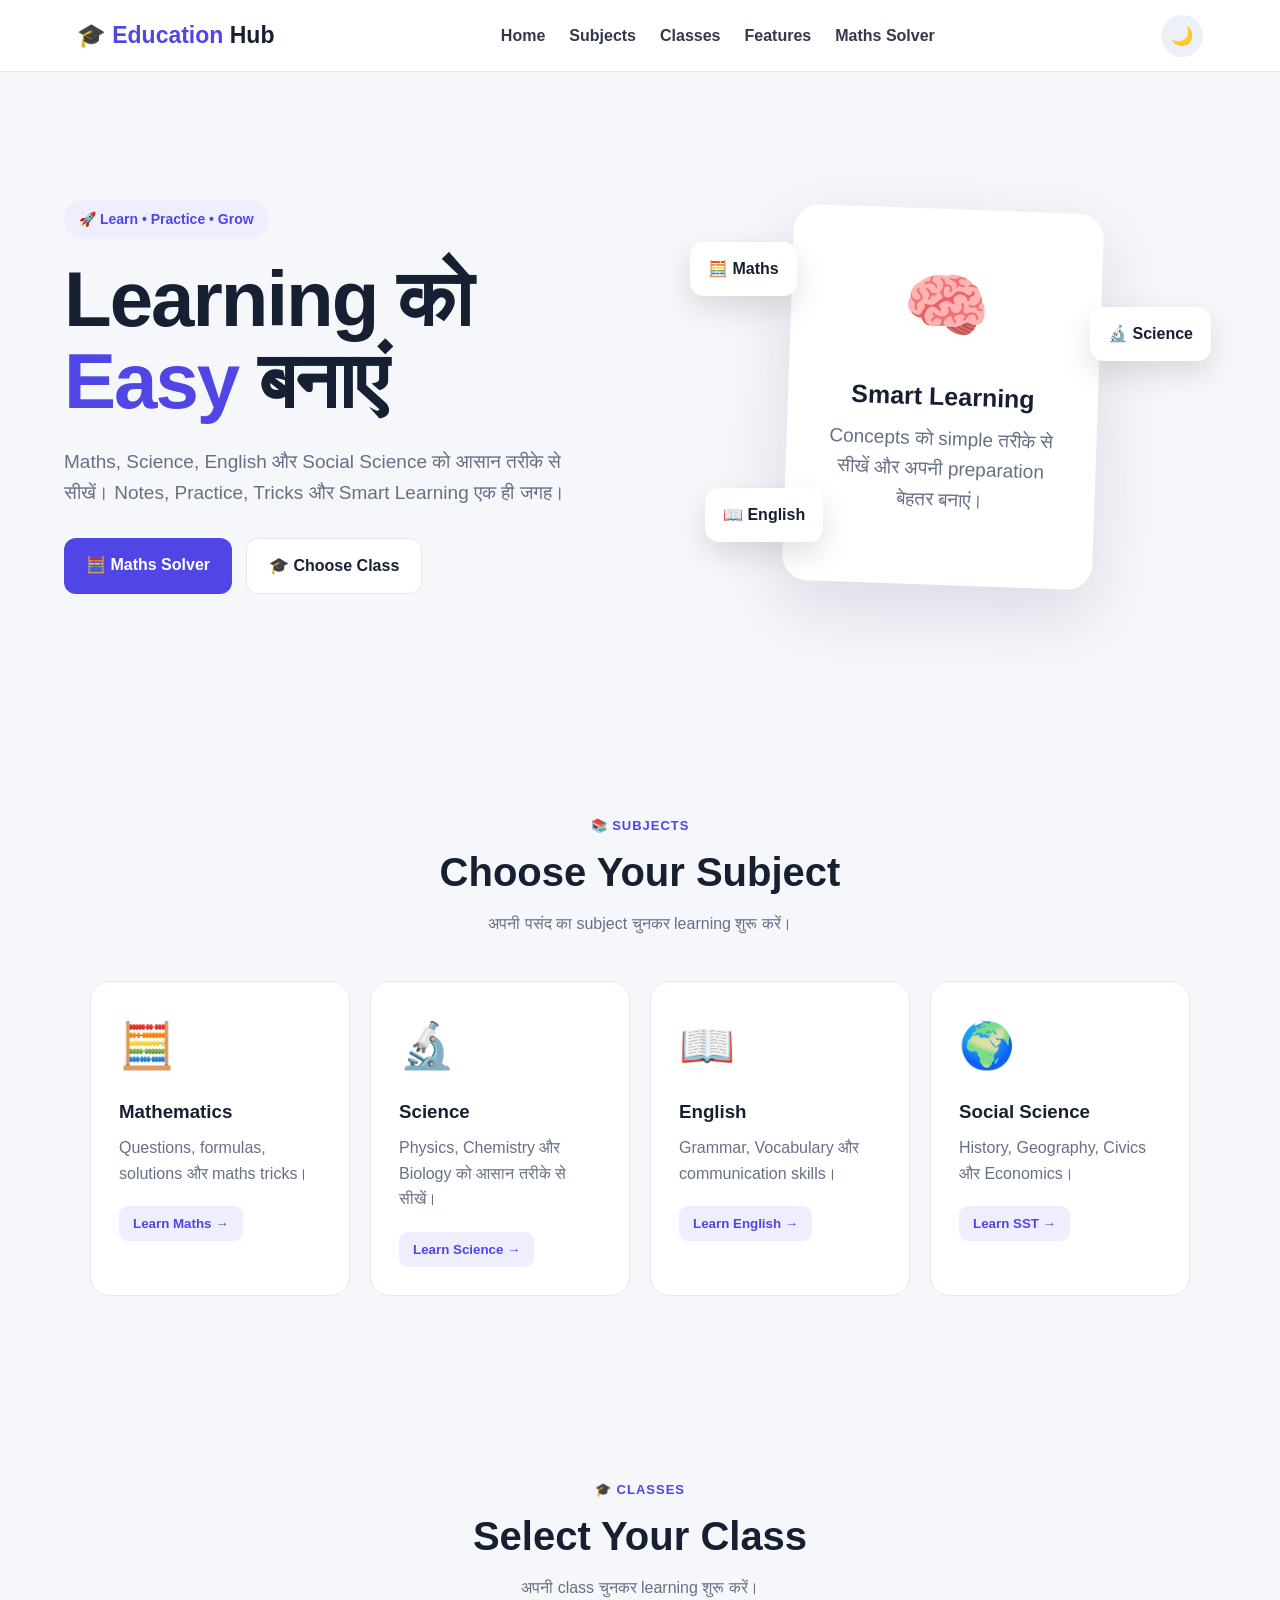
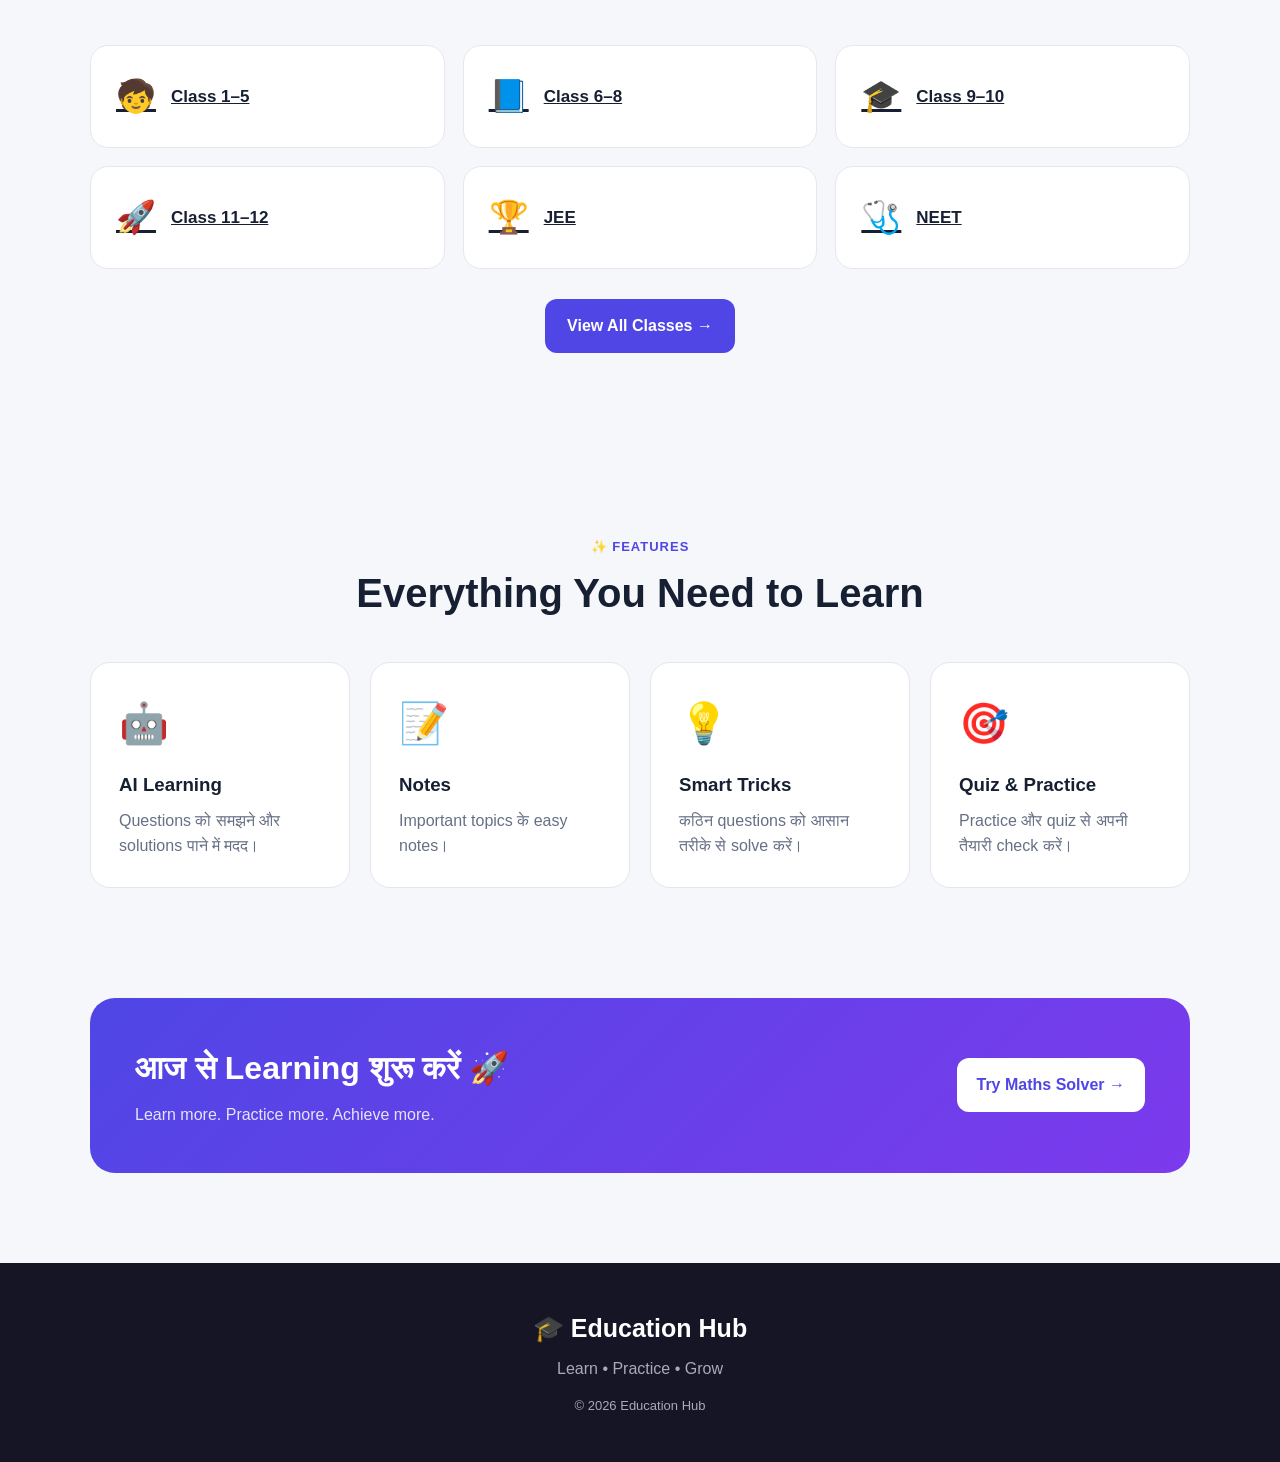
<file: index.html>
<!DOCTYPE html>
<html lang="hi">

<head>

  <meta charset="UTF-8">

  <meta
    name="viewport"
    content="width=device-width, initial-scale=1.0"
  >

  <title>Education Hub | Learn Smarter</title>

  <link
    rel="stylesheet"
    href="style.css"
  >

</head>


<body>


  <!-- =========================
       NAVBAR
  ========================== -->

  <header class="navbar">

    <div class="logo">
      🎓 <span>Education</span> Hub
    </div>


    <nav>

      <a href="index.html">
        Home
      </a>

      <a href="#subjects">
        Subjects
      </a>

      <a href="classes.html">
        Classes
      </a>

      <a href="#features">
        Features
      </a>

      <a href="maths.html">
        Maths Solver
      </a>

    </nav>


    <button
      id="themeBtn"
      class="theme-btn"
      type="button"
    >
      🌙
    </button>

  </header>



  <!-- =========================
       MAIN
  ========================== -->

  <main>


    <!-- HERO -->

    <section
      class="hero"
      id="home"
    >


      <div class="hero-content">


        <div class="badge">
          🚀 Learn • Practice • Grow
        </div>


        <h1>

          Learning को

          <span>
            Easy
          </span>

          बनाएं

        </h1>


        <p>

          Maths, Science, English और
          Social Science को आसान तरीके
          से सीखें।

          Notes, Practice, Tricks और
          Smart Learning एक ही जगह।

        </p>


        <div class="hero-buttons">


          <a
            href="maths.html"
            class="primary-btn"
          >
            🧮 Maths Solver
          </a>


          <a
            href="classes.html"
            class="secondary-btn"
          >
            🎓 Choose Class
          </a>


        </div>


      </div>



      <div class="hero-visual">


        <div class="main-card">

          <div class="card-icon">
            🧠
          </div>


          <h3>
            Smart Learning
          </h3>


          <p>

            Concepts को simple तरीके
            से सीखें और अपनी
            preparation बेहतर बनाएं।

          </p>

        </div>


        <div class="floating-card card-one">
          🧮 Maths
        </div>


        <div class="floating-card card-two">
          🔬 Science
        </div>


        <div class="floating-card card-three">
          📖 English
        </div>


      </div>


    </section>



    <!-- =========================
         SUBJECTS
    ========================== -->

    <section
      class="section"
      id="subjects"
    >


      <div class="section-heading">

        <span>
          📚 SUBJECTS
        </span>


        <h2>
          Choose Your Subject
        </h2>


        <p>
          अपनी पसंद का subject चुनकर
          learning शुरू करें।
        </p>

      </div>



      <div class="subject-grid">


        <!-- MATHS -->

        <article class="subject-card">

          <div class="subject-icon">
            🧮
          </div>


          <h3>
            Mathematics
          </h3>


          <p>
            Questions, formulas,
            solutions और maths tricks।
          </p>


          <a href="maths.html">

            <button type="button">
              Learn Maths →
            </button>

          </a>

        </article>



        <!-- SCIENCE -->

        <article class="subject-card">

          <div class="subject-icon">
            🔬
          </div>


          <h3>
            Science
          </h3>


          <p>
            Physics, Chemistry और
            Biology को आसान तरीके से सीखें।
          </p>


          <button
            type="button"
            onclick="comingSoon('Science')"
          >
            Learn Science →
          </button>

        </article>



        <!-- ENGLISH -->

        <article class="subject-card">

          <div class="subject-icon">
            📖
          </div>


          <h3>
            English
          </h3>


          <p>
            Grammar, Vocabulary और
            communication skills।
          </p>


          <button
            type="button"
            onclick="comingSoon('English')"
          >
            Learn English →
          </button>

        </article>



        <!-- SST -->

        <article class="subject-card">

          <div class="subject-icon">
            🌍
          </div>


          <h3>
            Social Science
          </h3>


          <p>
            History, Geography, Civics
            और Economics।
          </p>


          <button
            type="button"
            onclick="comingSoon('Social Science')"
          >
            Learn SST →
          </button>

        </article>


      </div>


    </section>



    <!-- =========================
         CLASSES
    ========================== -->

    <section
      class="section"
      id="classes"
    >


      <div class="section-heading">

        <span>
          🎓 CLASSES
        </span>


        <h2>
          Select Your Class
        </h2>


        <p>
          अपनी class चुनकर learning
          शुरू करें।
        </p>

      </div>



      <div class="class-grid">


        <a
          href="classes.html"
          class="class-card"
        >

          <span>
            🧒
          </span>

          Class 1–5

        </a>



        <a
          href="classes.html"
          class="class-card"
        >

          <span>
            📘
          </span>

          Class 6–8

        </a>



        <a
          href="classes.html"
          class="class-card"
        >

          <span>
            🎓
          </span>

          Class 9–10

        </a>



        <a
          href="classes.html"
          class="class-card"
        >

          <span>
            🚀
          </span>

          Class 11–12

        </a>



        <a
          href="classes.html"
          class="class-card"
        >

          <span>
            🏆
          </span>

          JEE

        </a>



        <a
          href="classes.html"
          class="class-card"
        >

          <span>
            🩺
          </span>

          NEET

        </a>


      </div>



      <div
        class="hero-buttons"
        style="justify-content:center; margin-top:30px;"
      >

        <a
          href="classes.html"
          class="primary-btn"
        >
          View All Classes →
        </a>

      </div>


    </section>



    <!-- =========================
         FEATURES
    ========================== -->

    <section
      class="section"
      id="features"
    >


      <div class="section-heading">

        <span>
          ✨ FEATURES
        </span>


        <h2>
          Everything You Need to Learn
        </h2>

      </div>



      <div class="feature-grid">


        <article class="feature-card">

          <div>
            🤖
          </div>


          <h3>
            AI Learning
          </h3>


          <p>
            Questions को समझने और
            solutions पाने में मदद।
          </p>

        </article>



        <article class="feature-card">

          <div>
            📝
          </div>


          <h3>
            Notes
          </h3>


          <p>
            Important topics के
            easy notes।
          </p>

        </article>



        <article class="feature-card">

          <div>
            💡
          </div>


          <h3>
            Smart Tricks
          </h3>


          <p>
            कठिन questions को
            आसान तरीके से solve करें।
          </p>

        </article>



        <article class="feature-card">

          <div>
            🎯
          </div>


          <h3>
            Quiz & Practice
          </h3>


          <p>
            Practice और quiz से
            अपनी तैयारी check करें।
          </p>

        </article>


      </div>


    </section>



    <!-- =========================
         CTA
    ========================== -->

    <section class="cta">


      <div>

        <h2>
          आज से Learning शुरू करें 🚀
        </h2>


        <p>
          Learn more. Practice more.
          Achieve more.
        </p>

      </div>


      <a href="maths.html">
        Try Maths Solver →
      </a>


    </section>


  </main>



  <!-- =========================
       FOOTER
  ========================== -->

  <footer>


    <div class="footer-logo">
      🎓 Education Hub
    </div>


    <p>
      Learn • Practice • Grow
    </p>


    <p class="copyright">
      © 2026 Education Hub
    </p>


  </footer>



  <!-- =========================
       JAVASCRIPT
  ========================== -->

  <script src="script.js"></script>


  <script>

    function comingSoon(subject) {

      alert(
        "📚 " +
        subject +
        " section जल्द उपलब्ध होगा!"
      );

    }

  </script>


</body>

</html>
</file>
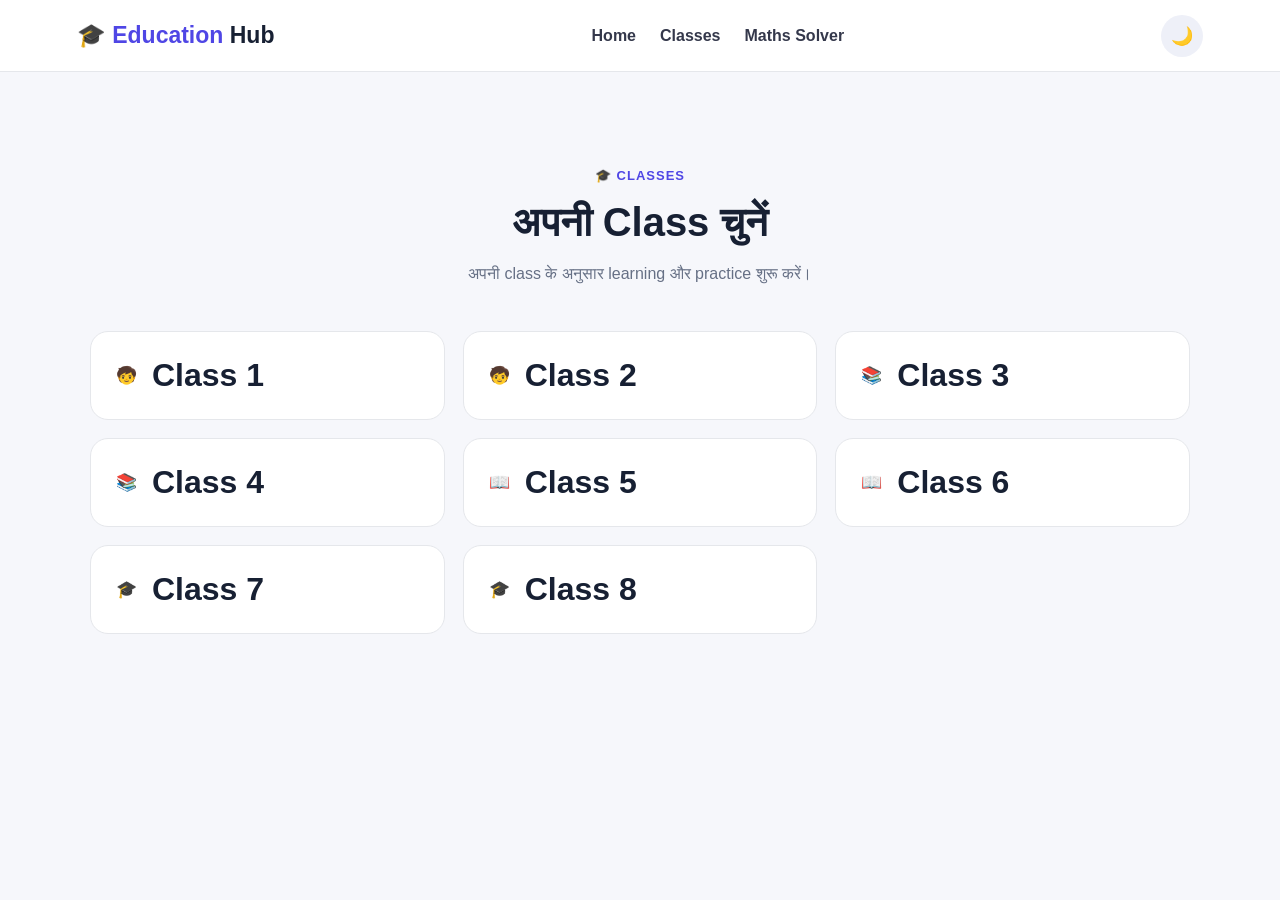
<file: classes.html>
<!DOCTYPE html>
<html lang="hi">

<head>

  <meta charset="UTF-8">

  <meta
    name="viewport"
    content="width=device-width, initial-scale=1.0"
  >

  <title>Classes | Education Hub</title>

  <link
    rel="stylesheet"
    href="style.css"
  >

</head>


<body>


  <!-- NAVBAR -->

  <header class="navbar">

    <div class="logo">
      🎓 <span>Education</span> Hub
    </div>

    <nav>

      <a href="index.html">
        Home
      </a>

      <a href="classes.html">
        Classes
      </a>

      <a href="maths.html">
        Maths Solver
      </a>

    </nav>

    <button
      id="themeBtn"
      class="theme-btn"
      type="button"
    >
      🌙
    </button>

  </header>



  <!-- MAIN -->

  <main>

    <section class="section">


      <div class="section-heading">

        <span>
          🎓 CLASSES
        </span>

        <h1>
          अपनी Class चुनें
        </h1>

        <p>
          अपनी class के अनुसार learning
          और practice शुरू करें।
        </p>

      </div>



      <!-- CLASS CARDS -->

      <div class="class-grid">


        <button
          class="class-card"
          type="button"
          onclick="showClass('Class 1')"
        >

          🧒

          <span>
            Class 1
          </span>

        </button>



        <button
          class="class-card"
          type="button"
          onclick="showClass('Class 2')"
        >

          🧒

          <span>
            Class 2
          </span>

        </button>



        <button
          class="class-card"
          type="button"
          onclick="showClass('Class 3')"
        >

          📚

          <span>
            Class 3
          </span>

        </button>



        <button
          class="class-card"
          type="button"
          onclick="showClass('Class 4')"
        >

          📚

          <span>
            Class 4
          </span>

        </button>



        <button
          class="class-card"
          type="button"
          onclick="showClass('Class 5')"
        >

          📖

          <span>
            Class 5
          </span>

        </button>



        <button
          class="class-card"
          type="button"
          onclick="showClass('Class 6')"
        >

          📖

          <span>
            Class 6
          </span>

        </button>



        <button
          class="class-card"
          type="button"
          onclick="showClass('Class 7')"
        >

          🎓

          <span>
            Class 7
          </span>

        </button>



        <button
          class="class-card"
          type="button"
          onclick="showClass('Class 8')"
        >

          🎓

          <span>
            Class 8
</file>
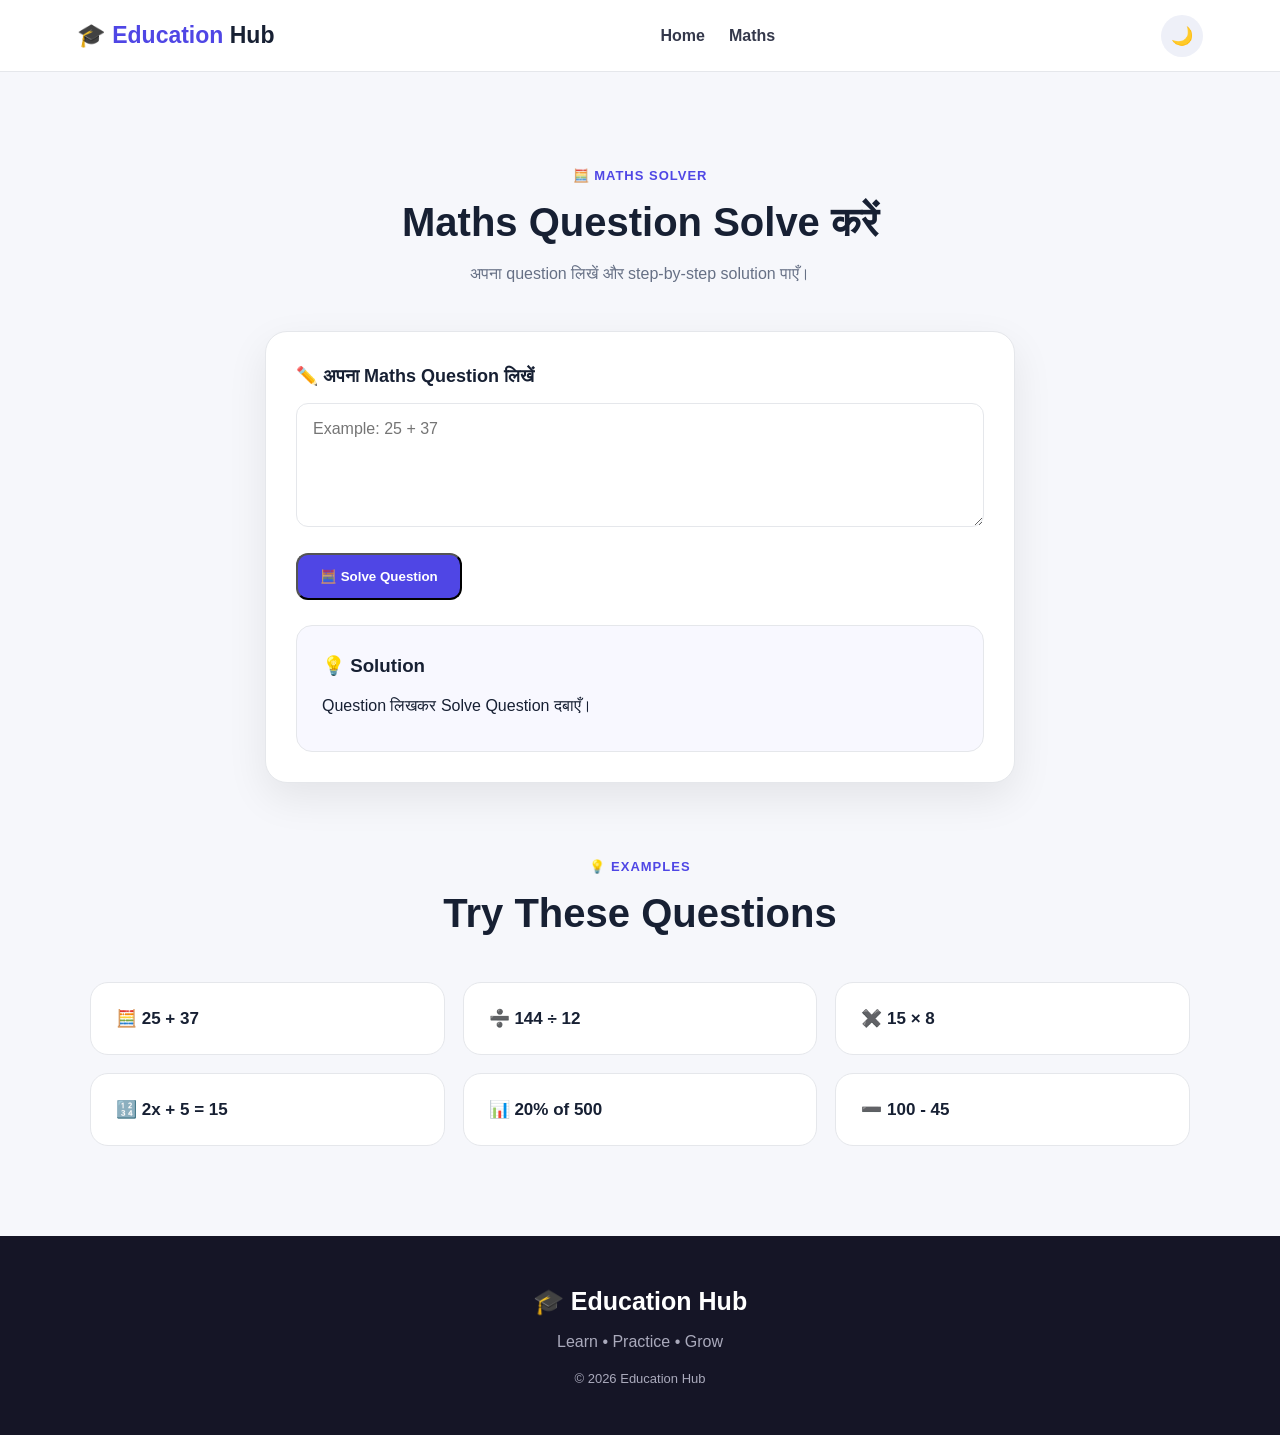
<file: maths.html>
<!DOCTYPE html>
<html lang="hi">

<head>

  <meta charset="UTF-8">

  <meta
    name="viewport"
    content="width=device-width, initial-scale=1.0"
  >

  <title>Maths Solver | Education Hub</title>

  <link
    rel="stylesheet"
    href="style.css"
  >

</head>


<body>


  <!-- NAVBAR -->

  <header class="navbar">

    <div class="logo">
      🎓 <span>Education</span> Hub
    </div>

    <nav>

      <a href="index.html">
        Home
      </a>

      <a href="maths.html">
        Maths
      </a>

    </nav>

    <button
      id="themeBtn"
      class="theme-btn"
      type="button"
    >
      🌙
    </button>

  </header>



  <!-- MAIN -->

  <main>

    <section class="section">


      <div class="section-heading">

        <span>
          🧮 MATHS SOLVER
        </span>

        <h1>
          Maths Question Solve करें
        </h1>

        <p>
          अपना question लिखें और
          step-by-step solution पाएँ।
        </p>

      </div>



      <!-- SOLVER BOX -->

      <div class="maths-box">


        <label for="mathQuestion">

          ✏️ अपना Maths Question लिखें

        </label>


        <textarea
          id="mathQuestion"
          rows="5"
          placeholder="Example: 25 + 37"
        ></textarea>



        <button
          id="solveBtn"
          class="primary-btn"
          type="button"
        >

          🧮 Solve Question

        </button>



        <!-- ANSWER -->

        <div
          id="answerBox"
          class="answer-box"
        >

          <h3>
            💡 Solution
          </h3>

          <p>
            Question लिखकर
            Solve Question दबाएँ।
          </p>

        </div>


      </div>



      <!-- EXAMPLES -->

      <div
        class="section-heading"
        style="margin-top:70px;"
      >

        <span>
          💡 EXAMPLES
        </span>

        <h2>
          Try These Questions
        </h2>

      </div>



      <div class="class-grid">


        <button
          class="class-card example-question"
          type="button"
          data-question="25 + 37"
        >

          🧮
          25 + 37

        </button>



        <button
          class="class-card example-question"
          type="button"
          data-question="144 / 12"
        >

          ➗
          144 ÷ 12

        </button>



        <button
          class="class-card example-question"
          type="button"
          data-question="15 * 8"
        >

          ✖️
          15 × 8

        </button>



        <button
          class="class-card example-question"
          type="button"
          data-question="2x + 5 = 15"
        >

          🔢
          2x + 5 = 15

        </button>



        <button
          class="class-card example-question"
          type="button"
          data-question="20% of 500"
        >

          📊
          20% of 500

        </button>



        <button
          class="class-card example-question"
          type="button"
          data-question="100 - 45"
        >

          ➖
          100 - 45

        </button>


      </div>


    </section>

  </main>



  <!-- FOOTER -->

  <footer>

    <div class="footer-logo">
      🎓 Education Hub
    </div>

    <p>
      Learn • Practice • Grow
    </p>

    <p class="copyright">
      © 2026 Education Hub
    </p>

  </footer>



  <!-- JAVASCRIPT -->

  <script>

    // -----------------------------
    // DARK MODE
    // -----------------------------

    const themeBtn =
      document.getElementById("themeBtn");


    const savedTheme =
      localStorage.getItem(
        "educationHubTheme"
      );


    if (savedTheme === "dark") {

      document.body.classList.add("dark");

      themeBtn.textContent = "☀️";

    }


    themeBtn.addEventListener(
      "click",
      () => {

        document.body.classList.toggle(
          "dark"
        );


        const isDark =
          document.body.classList.contains(
            "dark"
          );


        themeBtn.textContent =
          isDark ? "☀️" : "🌙";


        localStorage.setItem(
          "educationHubTheme",
          isDark ? "dark" : "light"
        );

      }
    );



    // -----------------------------
    // ELEMENTS
    // -----------------------------

    const questionInput =
      document.getElementById(
        "mathQuestion"
      );


    const solveBtn =
      document.getElementById(
        "solveBtn"
      );


    const answerBox =
      document.getElementById(
        "answerBox"
      );



    // -----------------------------
    // SOLVER FUNCTION
    // -----------------------------

    function solveQuestion() {


      const question =
        questionInput.value.trim();


      if (!question) {

        answerBox.innerHTML = `

          <h3>⚠️ Question लिखिए</h3>

          <p>
            पहले कोई Maths question लिखें।
          </p>

        `;

        return;

      }



      // -----------------------------
      // LINEAR EQUATION
      // Example: 2x + 5 = 15
      // -----------------------------

      const equation =
        question
          .replace(/\s/g, "")
          .toLowerCase();


      const match =
        equation.match(
          /^([+-]?\d+(?:\.\d+)?)x([+-]\d+(?:\.\d+)?)=([+-]?\d+(?:\.\d+)?)$/
        );


      if (match) {

        const a =
          Number(match[1]);

        const b =
          Number(match[2]);

        const c =
          Number(match[3]);


        if (a !== 0) {

          const x =
            (c - b) / a;


          answerBox.innerHTML = `

            <h3>
              ✅ Step-by-Step Solution
            </h3>

            <p>
              <strong>Question:</strong>
              ${question}
            </p>

            <br>

            <p>
              <strong>Step 1:</strong>
              ${a}x ${b >= 0 ? "+" : ""}
              ${b} = ${c}
            </p>

            <p>
              <strong>Step 2:</strong>
              ${a}x = ${c} - (${b})
            </p>

            <p>
              <strong>Step 3:</strong>
              ${a}x = ${c - b}
            </p>

            <p>
              <strong>Step 4:</strong>
              x = ${c - b} ÷ ${a}
            </p>

            <h2>
              🎯 Final Answer:
              x = ${x}
            </h2>

          `;

          return;

        }

      }



      // -----------------------------
      // PERCENTAGE
      // Example: 20% of 500
      // -----------------------------

      const percentage =
        question.match(
          /^(\d+(?:\.\d+)?)%\s*of\s*(\d+(?:\.\d+)?)$/i
        );


      if (percentage) {

        const percent =
          Number(percentage[1]);

        const number =
          Number(percentage[2]);


        const answer =
          (percent / 100) * number;


        answerBox.innerHTML = `

          <h3>
            ✅ Step-by-Step Solution
          </h3>

          <p>
            <strong>Question:</strong>
            ${question}
          </p>

          <br>

          <p>
            <strong>Step 1:</strong>
            ${percent}% = ${percent}/100
          </p>

          <p>
            <strong>Step 2:</strong>
            ${percent}/100 × ${number}
          </p>

          <h2>
            🎯 Final Answer:
            ${answer}
          </h2>

        `;

        return;

      }



      // -----------------------------
      // BASIC ARITHMETIC
      // -----------------------------

      const arithmetic =
        question.match(
          /^(-?\d+(?:\.\d+)?)\s*([+\-*/])\s*(-?\d+(?:\.\d+)?)$/
        );


      if (arithmetic) {

        const num1 =
          Number(arithmetic[1]);

        const operator =
          arithmetic[2];

        const num2 =
          Number(arithmetic[3]);


        let answer;


        if (
          operator === "/" &&
          num2 === 0
        ) {

          answerBox.innerHTML = `

            <h3>⚠️ Error</h3>

            <p>
              किसी संख्या को 0 से divide
              नहीं कर सकते।
            </p>

          `;

          return;

        }


        switch (operator) {

          case "+":

            answer =
              num1 + num2;

            break;


          case "-":

            answer =
              num1 - num2;

            break;


          case "*":

            answer =
              num1 * num2;

            break;


          case "/":

            answer =
              num1 / num2;

            break;

        }


        answerBox.innerHTML = `

          <h3>
            ✅ Solution
          </h3>

          <p>
            <strong>Question:</strong>
            ${question}
          </p>

          <br>

          <p>
            <strong>Step 1:</strong>
            ${num1} ${operator} ${num2}
          </p>

          <p>
            <strong>Step 2:</strong>
            Calculate the operation
          </p>

          <h2>
            🎯 Final Answer:
            ${answer}
          </h2>

        `;

        return;

      }



      // -----------------------------
      // UNKNOWN QUESTION
      // -----------------------------

      answerBox.innerHTML = `

        <h3>
          🤖 Question Received
        </h3>

        <p>
          <strong>
            ${question}
          </strong>
        </p>

        <br>

        <p>
          यह question अभी हमारे basic
          solver में supported नहीं है।
        </p>

        <p>
          🔜 आगे हम इसमें और Maths topics
          और AI solution जोड़ेंगे।
        </p>

      `;

    }



    // -----------------------------
    // SOLVE BUTTON
    // -----------------------------

    solveBtn.addEventListener(
      "click",
      solveQuestion
    );



    // -----------------------------
    // EXAMPLE QUESTIONS
    // -----------------------------

    const examples =
      document.querySelectorAll(
        ".example-question"
      );


    examples.forEach(
      (example) => {

        example.addEventListener(
          "click",
          () => {

            questionInput.value =
              example.dataset.question;

            solveQuestion();

          }
        );

      }
    );


  </script>


</body>

</html>
</file>
<file: style.css>
* {
  margin: 0;
  padding: 0;
  box-sizing: border-box;
}

:root {
  --primary: #4f46e5;
  --secondary: #7c3aed;
  --text: #172033;
  --muted: #667085;
  --bg: #f6f7fb;
  --card: #ffffff;
  --border: #e5e7eb;
}

html {
  scroll-behavior: smooth;
}

body {
  font-family: Arial, sans-serif;
  background: var(--bg);
  color: var(--text);
  line-height: 1.6;
}


/* NAVBAR */

.navbar {
  position: sticky;
  top: 0;
  z-index: 1000;

  height: 72px;
  padding: 0 6%;

  display: flex;
  align-items: center;
  justify-content: space-between;

  background: rgba(255, 255, 255, 0.96);
  backdrop-filter: blur(12px);

  border-bottom: 1px solid var(--border);
}

.logo {
  font-size: 23px;
  font-weight: 800;
  white-space: nowrap;
}

.logo span {
  color: var(--primary);
}

.navbar nav {
  display: flex;
  gap: 24px;
}

.navbar nav a {
  text-decoration: none;
  color: #34384b;
  font-weight: 600;
}

.navbar nav a:hover {
  color: var(--primary);
}

.theme-btn {
  width: 42px;
  height: 42px;

  border: none;
  border-radius: 50%;

  background: #eef0f8;

  cursor: pointer;
  font-size: 18px;
}


/* HERO */

.hero {
  width: min(1200px, 90%);
  min-height: 650px;

  margin: auto;

  display: grid;
  grid-template-columns: 1fr 1fr;

  align-items: center;

  gap: 60px;

  padding: 80px 0;
}

.badge {
  display: inline-block;

  padding: 8px 15px;

  border-radius: 30px;

  background: #eeeeff;

  color: var(--primary);

  font-weight: 700;

  font-size: 14px;

  margin-bottom: 20px;
}

.hero h1 {
  font-size: clamp(45px, 7vw, 78px);

  line-height: 1.05;

  letter-spacing: -2px;

  margin-bottom: 25px;
}

.hero h1 span {
  color: var(--primary);
}

.hero p {
  max-width: 650px;

  color: var(--muted);

  font-size: 19px;

  margin-bottom: 30px;
}

.hero-buttons {
  display: flex;
  gap: 14px;
  flex-wrap: wrap;
}

.primary-btn,
.secondary-btn {
  display: inline-block;

  padding: 14px 22px;

  border-radius: 12px;

  text-decoration: none;

  font-weight: 700;
}

.primary-btn {
  background: var(--primary);
  color: white;
}

.primary-btn:hover {
  background: #3730a3;
}

.secondary-btn {
  background: white;
  color: var(--text);

  border: 1px solid var(--border);
}


/* HERO VISUAL */

.hero-visual {
  min-height: 400px;

  position: relative;

  display: flex;

  align-items: center;
  justify-content: center;
}

.main-card {
  width: 310px;

  padding: 40px;

  background: white;

  border-radius: 25px;

  text-align: center;

  box-shadow: 0 25px 70px rgba(60, 60, 100, 0.15);

  transform: rotate(2deg);
}

.card-icon {
  font-size: 70px;

  margin-bottom: 15px;
}

.main-card h3 {
  font-size: 25px;
  margin-bottom: 8px;
}

.main-card p {
  color: var(--muted);
}

.floating-card {
  position: absolute;

  padding: 14px 18px;

  background: white;

  border-radius: 14px;

  box-shadow: 0 12px 30px rgba(0, 0, 0, 0.12);

  font-weight: 700;
}

.card-one {
  top: 45px;
  left: 20px;
}

.card-two {
  top: 110px;
  right: 5px;
}

.card-three {
  bottom: 55px;
  left: 35px;
}


/* SECTIONS */

.section {
  width: min(1100px, 90%);

  margin: auto;

  padding: 90px 0;
}

.section-heading {
  text-align: center;

  max-width: 700px;

  margin: 0 auto 45px;
}

.section-heading span {
  color: var(--primary);

  font-size: 13px;

  font-weight: 800;

  letter-spacing: 1px;
}

.section-heading h1,
.section-heading h2 {
  font-size: 40px;

  line-height: 1.2;

  margin: 10px 0 15px;
}

.section-heading p {
  color: var(--muted);
}


/* SUBJECTS */

.subject-grid {
  display: grid;

  grid-template-columns: repeat(4, 1fr);

  gap: 20px;
}

.subject-card {
  padding: 28px;

  background: var(--card);

  border: 1px solid var(--border);

  border-radius: 20px;

  transition: 0.25s;
}

.subject-card:hover {
  transform: translateY(-7px);

  box-shadow: 0 15px 35px rgba(0, 0, 0, 0.08);
}

.subject-icon {
  font-size: 45px;

  margin-bottom: 15px;
}

.subject-card h3 {
  margin-bottom: 8px;
}

.subject-card p {
  color: var(--muted);

  margin-bottom: 20px;
}

.subject-card button {
  border: none;

  background: #eeeeff;

  color: var(--primary);

  padding: 10px 14px;

  border-radius: 9px;

  font-weight: 700;

  cursor: pointer;
}


/* CLASSES */

.class-grid {
  display: grid;

  grid-template-columns: repeat(3, 1fr);

  gap: 18px;
}

.class-card {
  padding: 25px;

  background: var(--card);

  color: var(--text);

  border: 1px solid var(--border);

  border-radius: 18px;

  font-size: 17px;

  font-weight: 700;

  cursor: pointer;

  display: flex;

  align-items: center;

  gap: 15px;

  transition: 0.2s;
}

.class-card:hover {
  border-color: var(--primary);

  transform: translateY(-4px);
}

.class-card span {
  font-size: 32px;
}


/* FEATURES */

.feature-grid {
  display: grid;

  grid-template-columns: repeat(4, 1fr);

  gap: 20px;
}

.feature-card {
  background: var(--card);

  border: 1px solid var(--border);

  border-radius: 20px;

  padding: 28px;

  transition: 0.25s;
}

.feature-card:hover {
  transform: translateY(-6px);
}

.feature-card > div {
  font-size: 40px;

  margin-bottom: 15px;
}

.feature-card h3 {
  margin-bottom: 8px;
}

.feature-card p {
  color: var(--muted);
}


/* CTA */

.cta {
  width: min(1100px, 90%);

  margin: 20px auto 90px;

  padding: 45px;

  background: linear-gradient(
    135deg,
    var(--primary),
    var(--secondary)
  );

  color: white;

  border-radius: 25px;

  display: flex;

  align-items: center;

  justify-content: space-between;

  gap: 30px;
}

.cta h2 {
  font-size: 32px;

  margin-bottom: 8px;
}

.cta p {
  opacity: 0.85;
}

.cta a {
  background: white;

  color: var(--primary);

  text-decoration: none;

  padding: 14px 20px;

  border-radius: 12px;

  font-weight: 800;

  white-space: nowrap;
}


/* FOOTER */

footer {
  padding: 45px 20px;

  text-align: center;

  background: #151526;

  color: white;
}

.footer-logo {
  font-size: 25px;

  font-weight: 800;

  margin-bottom: 8px;
}

footer p {
  color: #aaaabc;
}

.copyright {
  margin-top: 15px;

  font-size: 13px;
}


/* MATHS SOLVER */

.maths-box {
  max-width: 750px;

  margin: auto;

  padding: 30px;

  background: var(--card);

  border: 1px solid var(--border);

  border-radius: 22px;

  box-shadow: 0 15px 40px rgba(0, 0, 0, 0.08);
}

.maths-box label {
  display: block;

  font-size: 18px;

  font-weight: 700;

  margin-bottom: 12px;
}

.maths-box textarea {
  width: 100%;

  padding: 16px;

  border: 1px solid var(--border);

  border-radius: 12px;

  resize: vertical;

  font-size: 16px;

  font-family: Arial, sans-serif;

  outline: none;

  margin-bottom: 18px;
}

.maths-box textarea:focus {
  border-color: var(--primary);

  box-shadow: 0 0 0 3px rgba(79, 70, 229, 0.12);
}

.answer-box {
  margin-top: 25px;

  padding: 25px;

  background: #f8f8ff;

  border-radius: 16px;

  border: 1px solid var(--border);
}

.answer-box h3 {
  margin-bottom: 12px;
}

.answer-box p {
  margin-bottom: 8px;
}

.answer-box h2 {
  margin-top: 20px;

  color: var(--primary);
}


/* DARK MODE */

body.dark {
  --text: #f4f5ff;
  --muted: #aeb2c5;
  --bg: #10111b;
  --card: #181a27;
  --border: #292c3c;
}

body.dark .navbar {
  background: rgba(16, 17, 27, 0.96);
}

body.dark .navbar nav a {
  color: #e4e5f0;
}

body.dark .secondary-btn {
  background: var(--card);
  color: var(--text);
}

body.dark .theme-btn {
  background: #292c3c;
}

body.dark .answer-box {
  background: #202231;
}

body.dark .maths-box textarea {
  background: #202231;
  color: white;
}


/* MOBILE */

@media (max-width: 950px) {

  .hero {
    grid-template-columns: 1fr;

    text-align: center;
  }

  .hero p {
    margin-left: auto;
    margin-right: auto;
  }

  .hero-buttons {
    justify-content: center;
  }

  .subject-grid,
  .feature-grid {
    grid-template-columns: repeat(2, 1fr);
  }

  .class-grid {
    grid-template-columns: repeat(2, 1fr);
  }

  .cta {
    flex-direction: column;

    text-align: center;
  }
}


@media (max-width: 650px) {

  .navbar {
    padding: 0 20px;
  }

  .navbar nav {
    display: none;
  }

  .hero {
    padding: 55px 0;
  }

  .hero h1 {
    font-size: 48px;

    letter-spacing: -2px;
  }

  .section-heading h1,
  .section-heading h2 {
    font-size: 32px;
  }

  .subject-grid,
  .feature-grid,
  .class-grid {
    grid-template-columns: 1fr;
  }

  .main-card {
    width: 280px;
  }

  .floating-card {
    font-size: 13px;
  }

  .cta {
    padding: 30px 20px;
  }

  .cta h2 {
    font-size: 26px;
  }
}
</file>
